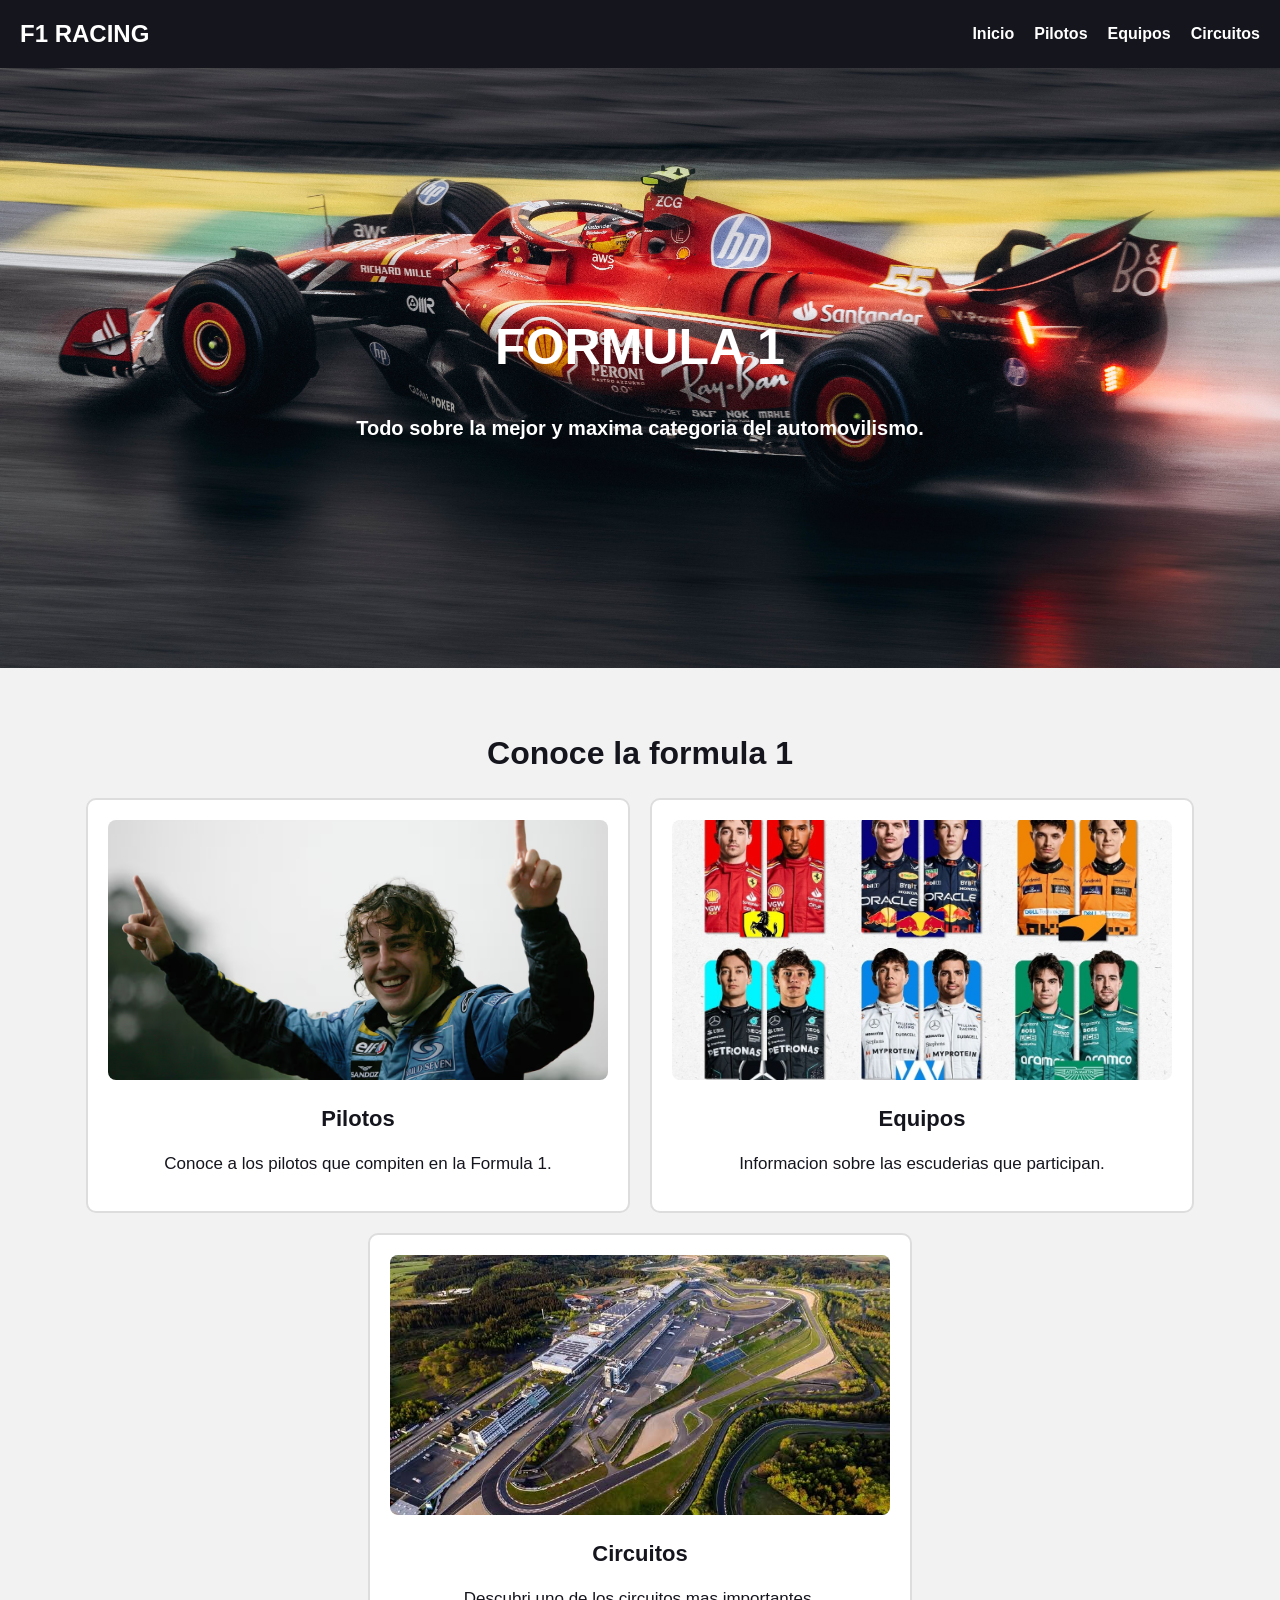
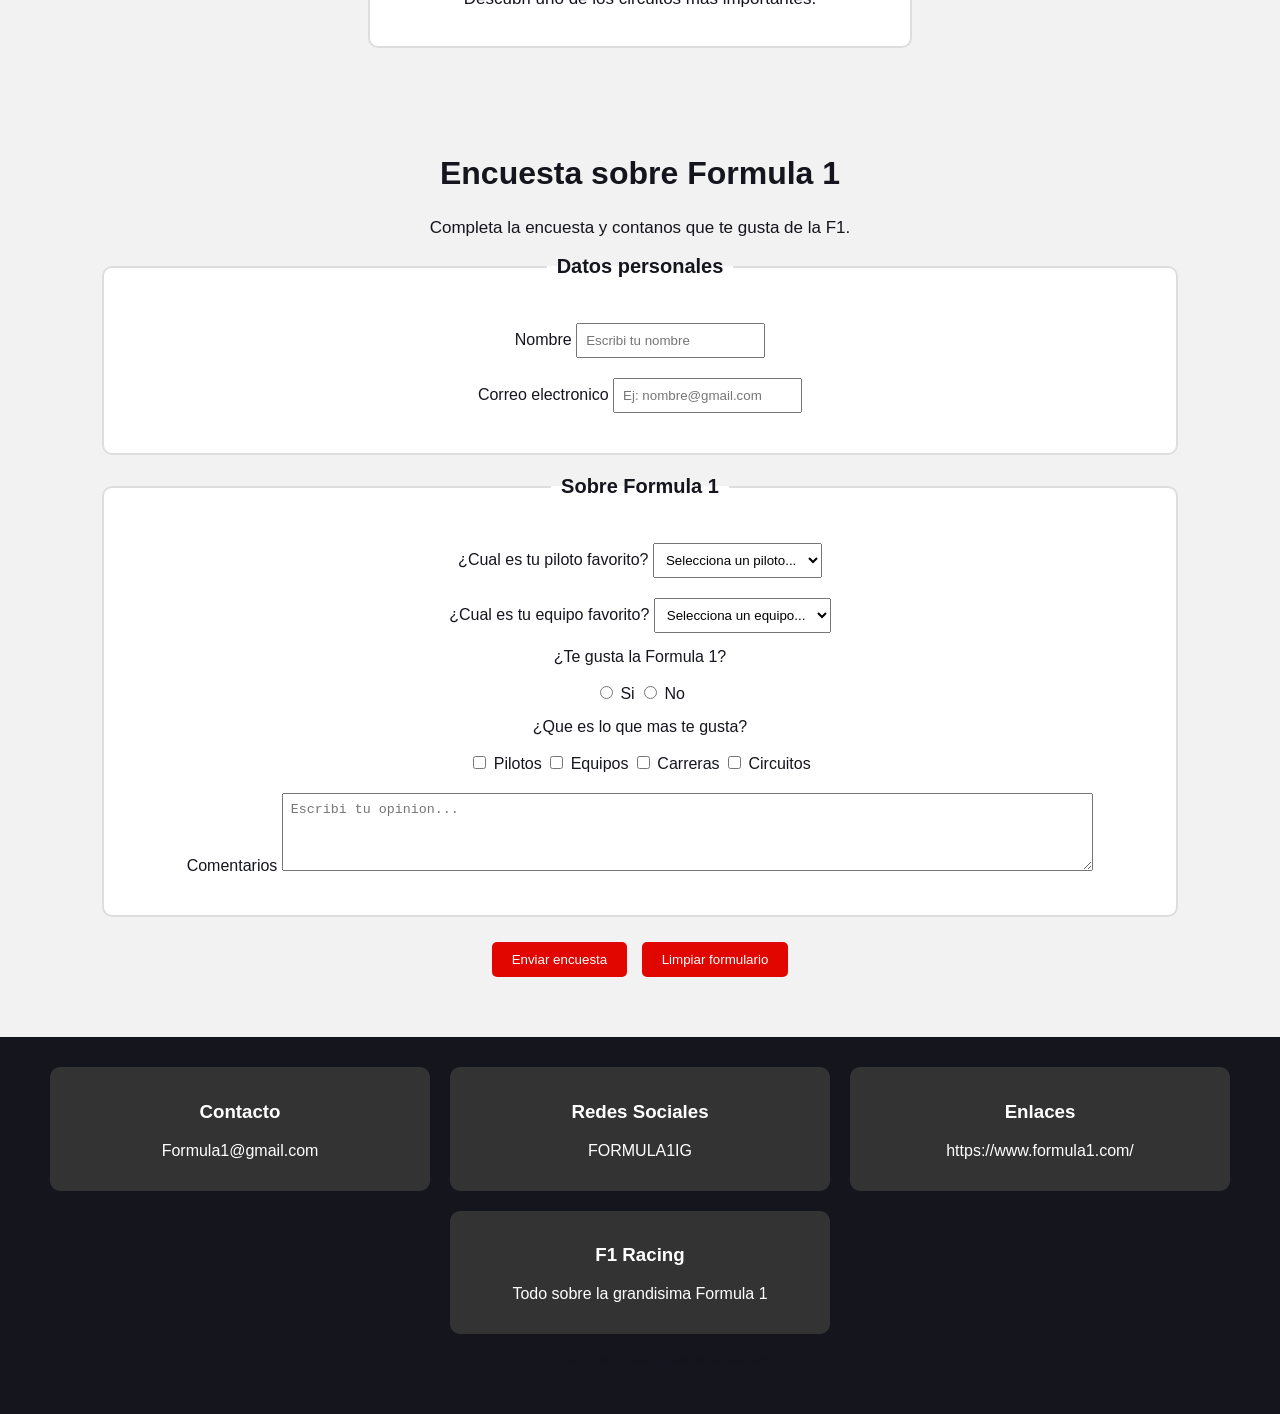
<file: index.html>
<!DOCTYPE html>
<html lang="es">
<head>
    <meta charset="UTF-8">
    <meta name="viewport" content="width=device-width, initial-scale=1.0">
    <title>F1 Racing</title>
    <link rel="stylesheet" href="styles.css">
</head>
<body>
    <header>

        <div class="logo"> F1 RACING</div>

        <nav>
            <a href="index.html">Inicio</a>
            <a href="pagina1.html">Pilotos</a>
            <a href="pagina2.html">Equipos</a>
            <a href="pagina3.html">Circuitos</a>

        </nav>

    </header>

    <main>

    <section class="banner inicio">

    <div class="texto">
        <h1>FORMULA 1</h1>
        <p>
            Todo sobre la mejor y maxima categoria del automovilismo.
        </p>
    </div>

    </section>

        <section class="contenido">

            <h2>Conoce la formula 1</h2>

            <div class="cajitas">

        <div class="caja">
             <img src="img/pilotos.avif" alt="Pilotos de Fórmula 1">

            <h3>Pilotos</h3>

            <p>
             Conoce a los pilotos que compiten en la Formula 1.
            </p>
         </div>

         <div class="caja">
        <img src="img/equipos.jpg" alt="Equipos de Fórmula 1">

         <h3>Equipos</h3>

        <p>
            Informacion sobre las escuderias que participan.
        </p>
        </div>

        <div class="caja">
        <img src="img/nurburgring.jpeg" alt="Circuito de Fórmula 1">

        <h3>Circuitos</h3>

         <p>
         Descubri uno de los circuitos mas importantes.
         </p>
        </div>
            </div>

        </section>

    <section class="formulario">

    <h2>Encuesta sobre Formula 1</h2>
    <p>Completa la encuesta y contanos que te gusta de la F1.</p>

    <form action="#" method="POST">

        <fieldset>
            <legend>Datos personales</legend>

            <div>
                <label for="nombre">Nombre</label>
                <input type="text" id="nombre" name="nombre" placeholder="Escribi tu nombre" required>
            </div>

            <div>
                <label for="email">Correo electronico</label>
                <input type="email" id="email" name="email" placeholder="Ej: nombre@gmail.com" required>
            </div>
        </fieldset>

        <fieldset>
            <legend>Sobre Formula 1</legend>

            <div>
                <label for="piloto">¿Cual es tu piloto favorito?</label>

                <select id="piloto" name="piloto">
                    <option value="">Selecciona un piloto...</option>
                    <option value="verstappen">Max Verstappen</option>
                    <option value="hamilton">Lewis Hamilton</option>
                    <option value="leclerc">Charles Leclerc</option>
                    <option value="norris">Lando Norris</option>
                    <option value="otro">Otro</option>
                </select>
            </div>

            <div>
                <label for="equipo">¿Cual es tu equipo favorito?</label>

                <select id="equipo" name="equipo">
                    <option value="">Selecciona un equipo...</option>
                    <option value="ferrari">Ferrari</option>
                    <option value="mclaren">McLaren</option>
                    <option value="mercedes">Mercedes</option>
                    <option value="redbull">Red Bull Racing</option>
                    <option value="otro">Otro</option>
                </select>
            </div>

            <div>
                <label>¿Te gusta la Formula 1?</label>

                <div>
                    <label>
                        <input type="radio" name="gusta" value="si">
                        Si
                    </label>

                    <label>
                        <input type="radio" name="gusta" value="no">
                        No
                    </label>
                </div>
            </div>

            <div>
                <label>¿Que es lo que mas te gusta?</label>

                <div>
                    <label>
                        <input type="checkbox" name="intereses" value="pilotos">
                        Pilotos
                    </label>

                    <label>
                        <input type="checkbox" name="intereses" value="equipos">
                        Equipos
                    </label>

                    <label>
                        <input type="checkbox" name="intereses" value="carreras">
                        Carreras
                    </label>

                    <label>
                        <input type="checkbox" name="intereses" value="circuitos">
                        Circuitos
                    </label>
                </div>
            </div>

            <div>
                <label for="comentarios">Comentarios</label>

                <textarea id="comentarios" name="comentarios" rows="4" placeholder="Escribi tu opinion..."></textarea>
            </div>

        </fieldset>

        <div>
            <button type="submit">Enviar encuesta</button>
            <button type="reset">Limpiar formulario</button>
        </div>

    </form>

    </section>

    </main>




    <footer>

    <div class="cajitas-footer">

        <div class="caja-footer">
            <h3>Contacto</h3>
            <p>Formula1@gmail.com</p>
        </div>

        <div class="caja-footer">
            <h3>Redes Sociales</h3>
            <p>FORMULA1IG</p>
        </div>

        <div class="caja-footer">
            <h3>Enlaces</h3>
            <p>https://www.formula1.com/</p>
        </div>

        <div class="caja-footer">
            <h3>F1 Racing</h3>
            <p>Todo sobre la grandisima Formula 1</p>
        </div>

    </div>

    <p>Página realizada con fines educativos.</p>

</footer>




</body>
</html>
</file>
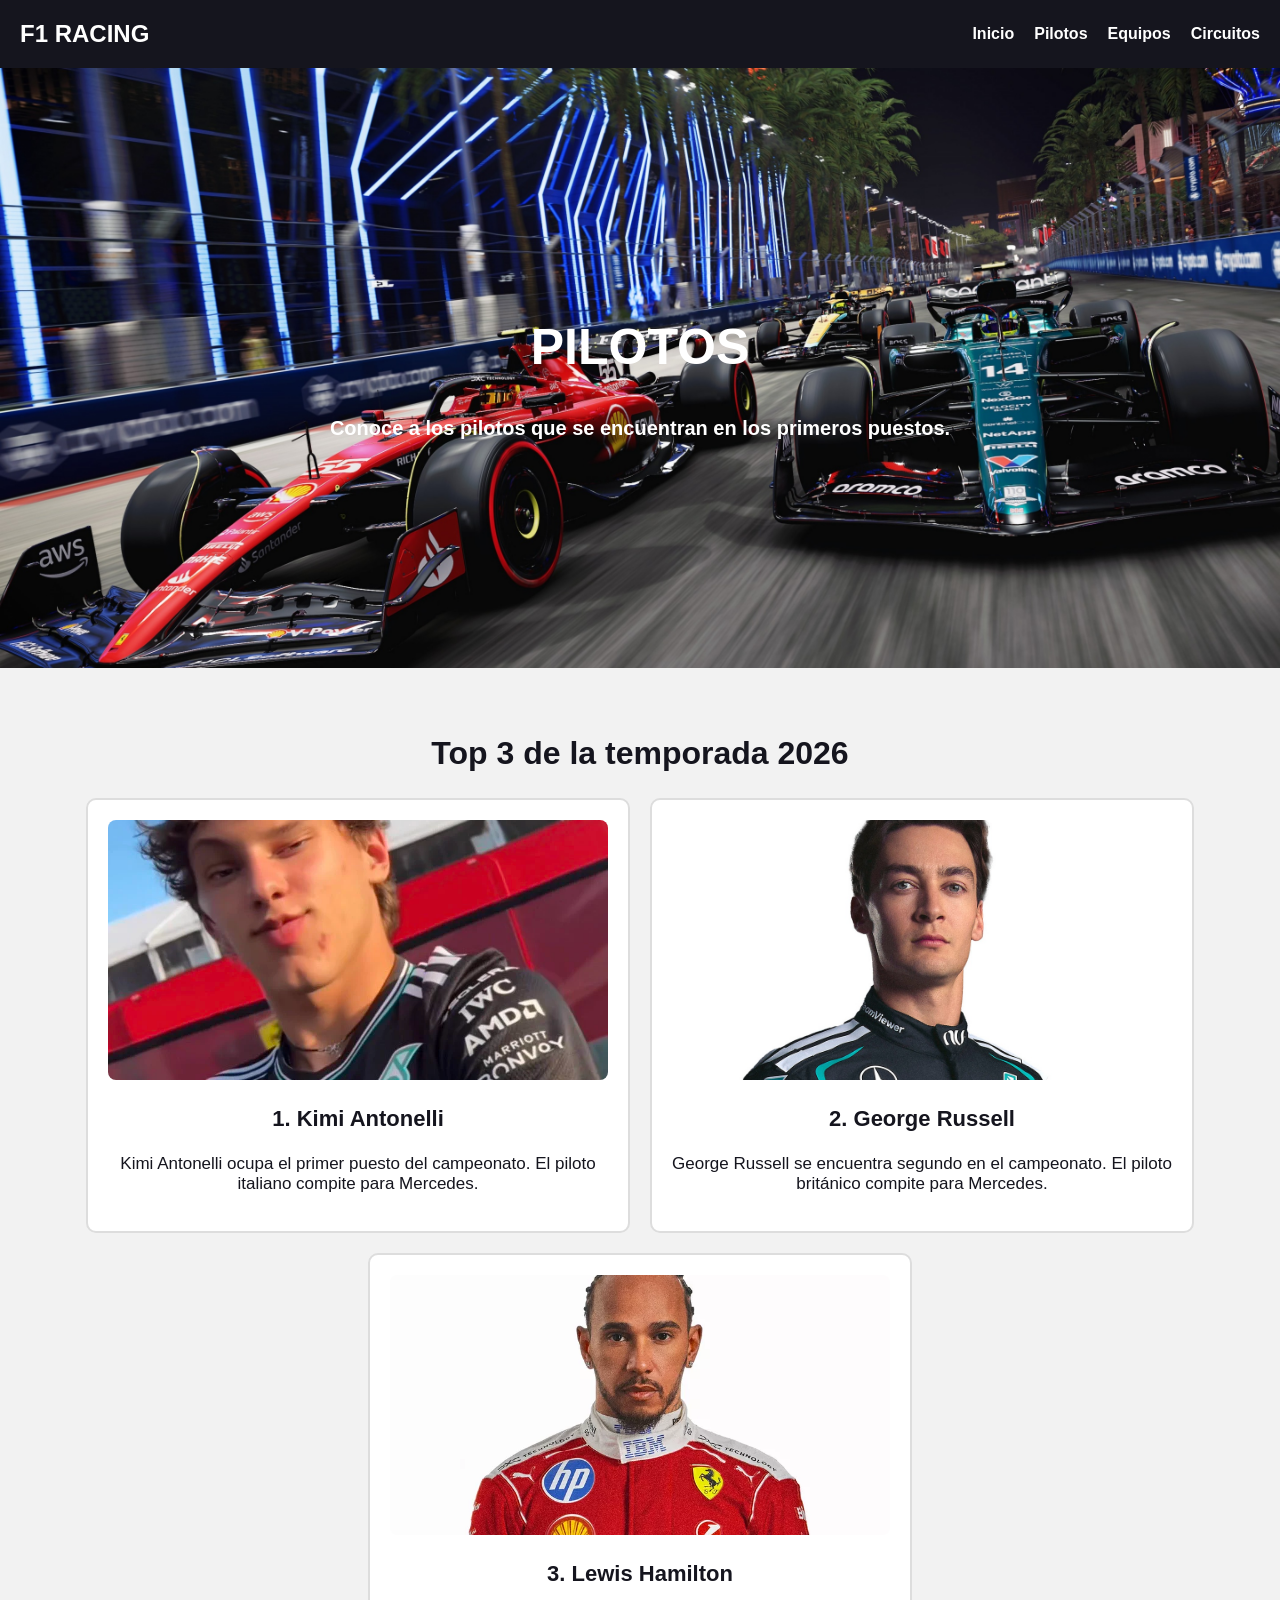
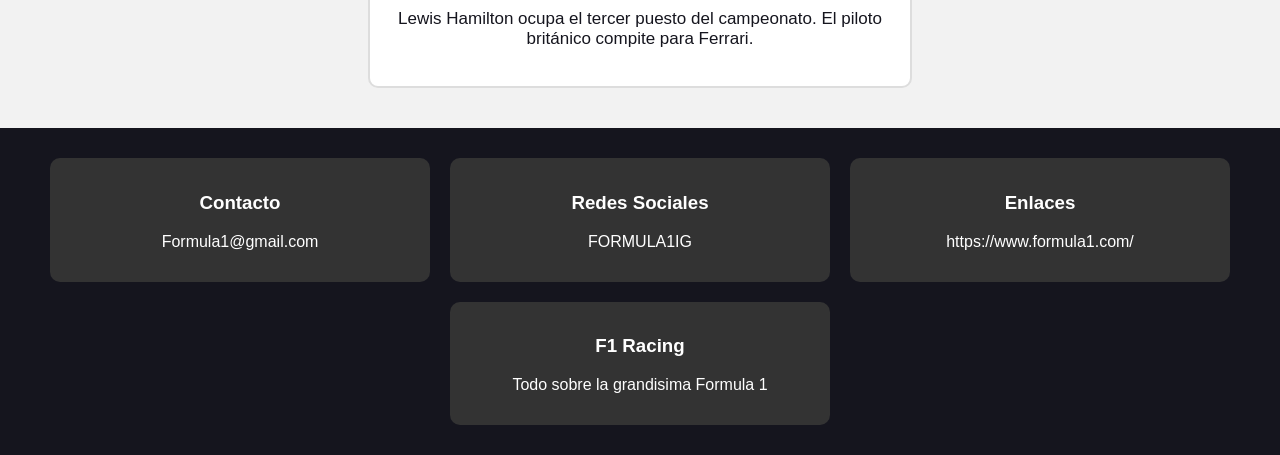
<file: pagina1.html>
<!DOCTYPE html>
<html lang="es">
<head>
    <meta charset="UTF-8">
    <meta name="viewport" content="width=device-width, initial-scale=1.0">
    <title>F1 Racing - Pilotos</title>
    <link rel="stylesheet" href="styles.css">
</head>

<body>

    <header>

        <div class="logo">F1 RACING</div>

        <nav>
            <a href="index.html">Inicio</a>
            <a href="pagina1.html">Pilotos</a>
            <a href="pagina2.html">Equipos</a>
            <a href="pagina3.html">Circuitos</a>
        </nav>

    </header>

    <main>

        <section class="banner pilotos">

            <div class="texto">
                <h1>PILOTOS</h1>
                <p>
                    Conoce a los pilotos que se encuentran en los primeros puestos.
                </p>
            </div>

        </section>

        <section class="contenido">

            <h2>Top 3 de la temporada 2026</h2>

            <div class="cajitas">

                <div class="caja">

                    <img src="img/antonelli.webp" alt="Kimi Antonelli">

                    <h3>1. Kimi Antonelli</h3>

                    <p>
                        Kimi Antonelli ocupa el primer puesto del campeonato.
                        El piloto italiano compite para Mercedes.
                    </p>

                </div>

                <div class="caja">

                    <img src="img/russell.jpg" alt="George Russell">

                    <h3>2. George Russell</h3>

                    <p>
                        George Russell se encuentra segundo en el campeonato.
                        El piloto británico compite para Mercedes.
                    </p>

                </div>

                <div class="caja">

                    <img src="img/lewishamilton.webp" alt="Lewis Hamilton">

                    <h3>3. Lewis Hamilton</h3>

                    <p>
                        Lewis Hamilton ocupa el tercer puesto del campeonato.
                        El piloto británico compite para Ferrari.
                    </p>

                </div>

            </div>

        </section>

    </main>

    <footer>

        <div class="cajitas-footer">

            <div class="caja-footer">
                <h3>Contacto</h3>
                <p>Formula1@gmail.com</p>
            </div>

            <div class="caja-footer">
                <h3>Redes Sociales</h3>
                <p>FORMULA1IG</p>
            </div>

            <div class="caja-footer">
                <h3>Enlaces</h3>
                <p>https://www.formula1.com/</p>
            </div>

            <div class="caja-footer">
                <h3>F1 Racing</h3>
                <p>Todo sobre la grandisima Formula 1</p>
            </div>

        </div>



    </footer>

</body>
</html>
</file>
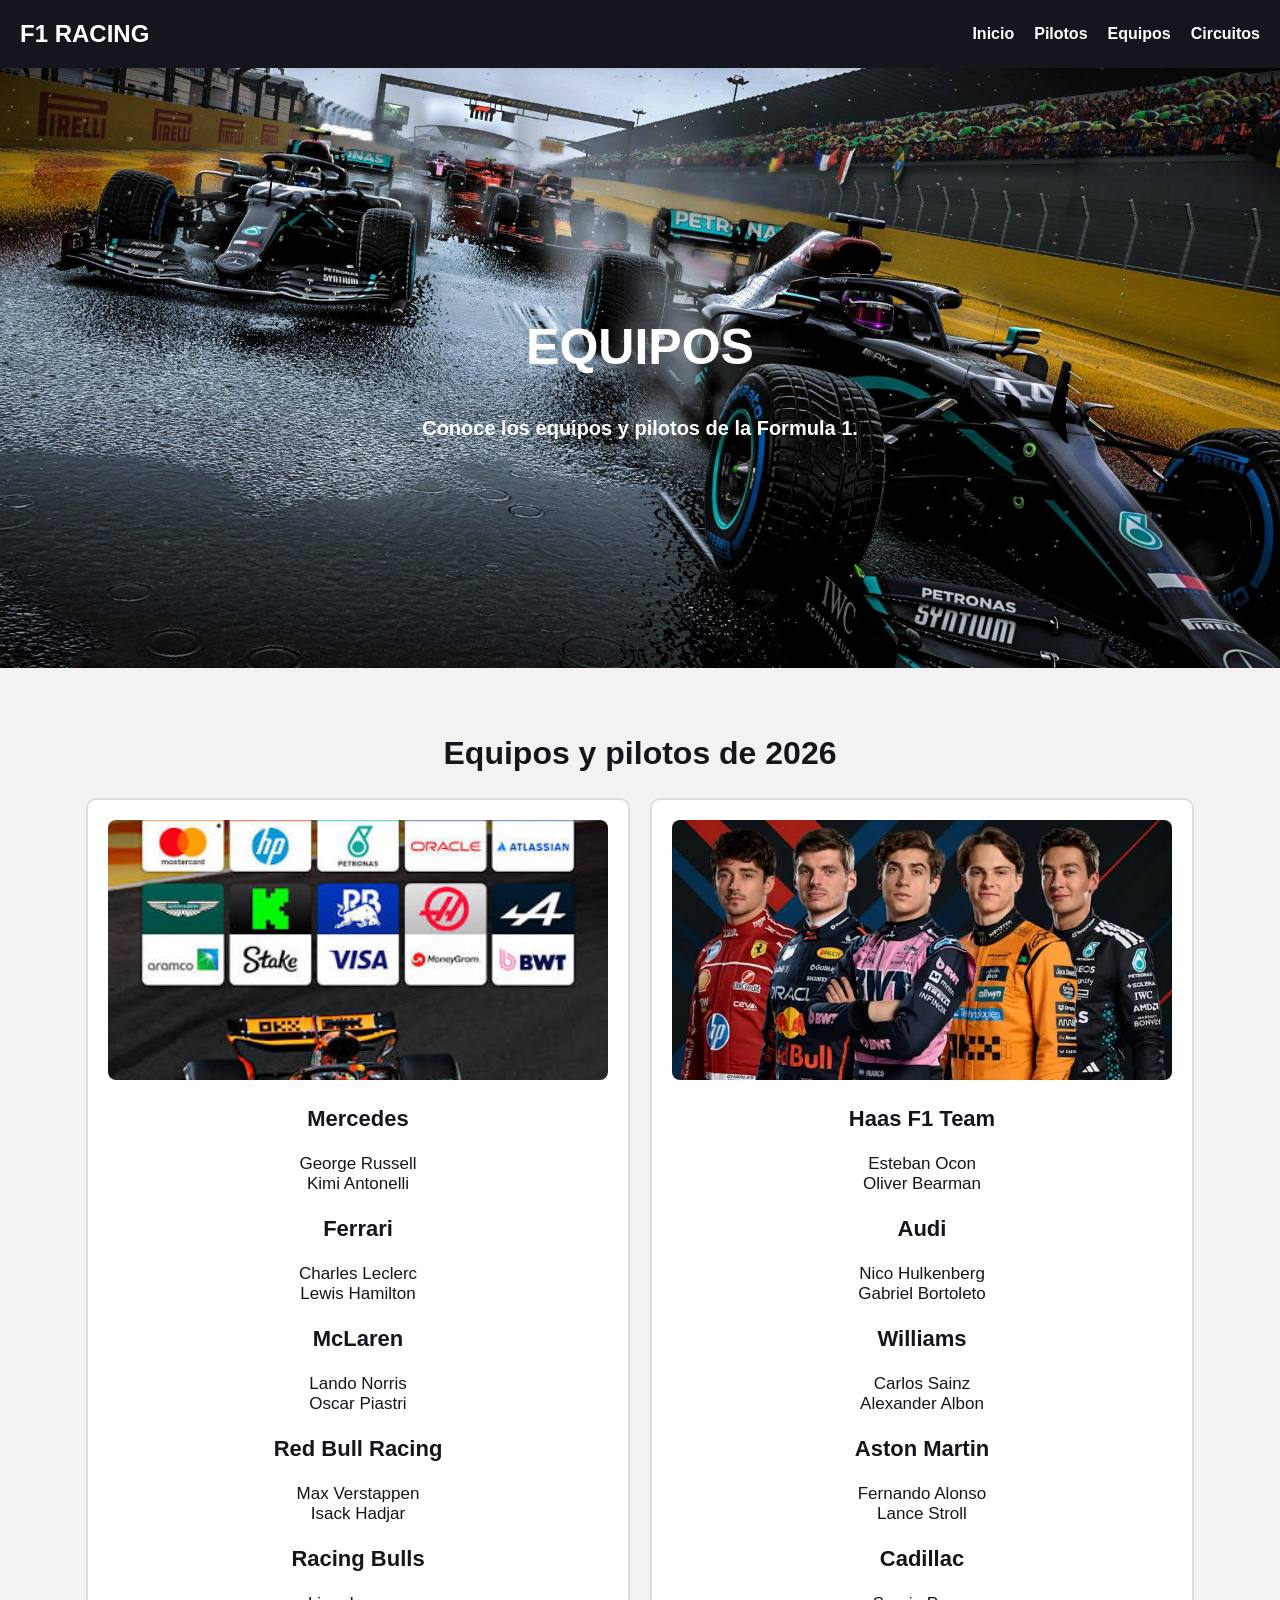
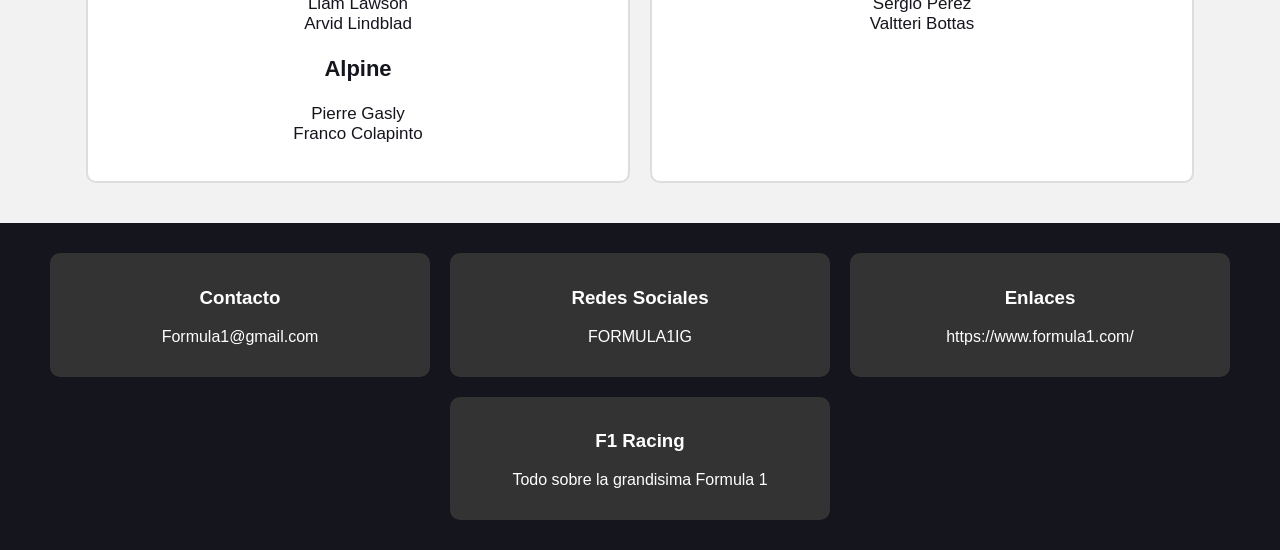
<file: pagina2.html>
<!DOCTYPE html>
<html lang="es">
<head>
    <meta charset="UTF-8">
    <meta name="viewport" content="width=device-width, initial-scale=1.0">
    <title>F1 Racing - Equipos</title>
    <link rel="stylesheet" href="styles.css">
</head>

<body>

    <header>

        <div class="logo">F1 RACING</div>

        <nav>
            <a href="index.html">Inicio</a>
            <a href="pagina1.html">Pilotos</a>
            <a href="pagina2.html">Equipos</a>
            <a href="pagina3.html">Circuitos</a>
    
    </header>

    <main>

        <section class="banner equipos">

            <div class="texto">
                <h1>EQUIPOS</h1>
                <p>
                    Conoce los equipos y pilotos de la Formula 1.
                </p>
            </div>

        </section>

        <section class="contenido">

            <h2>Equipos y pilotos de 2026</h2>

            <div class="cajitas">

                <div class="caja">

                    <img src="img/equipos2.jpeg" alt="Equipos de Formula 1">

                    <h3>Mercedes</h3>

                    <p>
                        George Russell<br>
                        Kimi Antonelli
                    </p>

                    <h3>Ferrari</h3>

                    <p>
                        Charles Leclerc<br>
                        Lewis Hamilton
                    </p>

                    <h3>McLaren</h3>

                    <p>
                        Lando Norris<br>
                        Oscar Piastri
                    </p>

                    <h3>Red Bull Racing</h3>

                    <p>
                        Max Verstappen<br>
                        Isack Hadjar
                    </p>

                    <h3>Racing Bulls</h3>

                    <p>
                        Liam Lawson<br>
                        Arvid Lindblad
                    </p>

                    <h3>Alpine</h3>

                    <p>
                        Pierre Gasly<br>
                        Franco Colapinto
                    </p>

                </div>

                <div class="caja">

                    <img src="img/equipos3.jpeg" alt="Formula 1">

                    <h3>Haas F1 Team</h3>

                    <p>
                        Esteban Ocon<br>
                        Oliver Bearman
                    </p>

                    <h3>Audi</h3>

                    <p>
                        Nico Hulkenberg<br>
                        Gabriel Bortoleto
                    </p>

                    <h3>Williams</h3>

                    <p>
                        Carlos Sainz<br>
                        Alexander Albon
                    </p>

                    <h3>Aston Martin</h3>

                    <p>
                        Fernando Alonso<br>
                        Lance Stroll
                    </p>

                    <h3>Cadillac</h3>

                    <p>
                        Sergio Perez<br>
                        Valtteri Bottas
                    </p>

                </div>

            </div>

        </section>

    </main>

    <footer>

        <div class="cajitas-footer">

            <div class="caja-footer">
                <h3>Contacto</h3>
                <p>Formula1@gmail.com</p>
            </div>

            <div class="caja-footer">
                <h3>Redes Sociales</h3>
                <p>FORMULA1IG</p>
            </div>

            <div class="caja-footer">
                <h3>Enlaces</h3>
                <p>https://www.formula1.com/</p>
            </div>

            <div class="caja-footer">
                <h3>F1 Racing</h3>
                <p>Todo sobre la grandisima Formula 1</p>
            </div>

        </div>

    </footer>

</body>
</html>
</file>
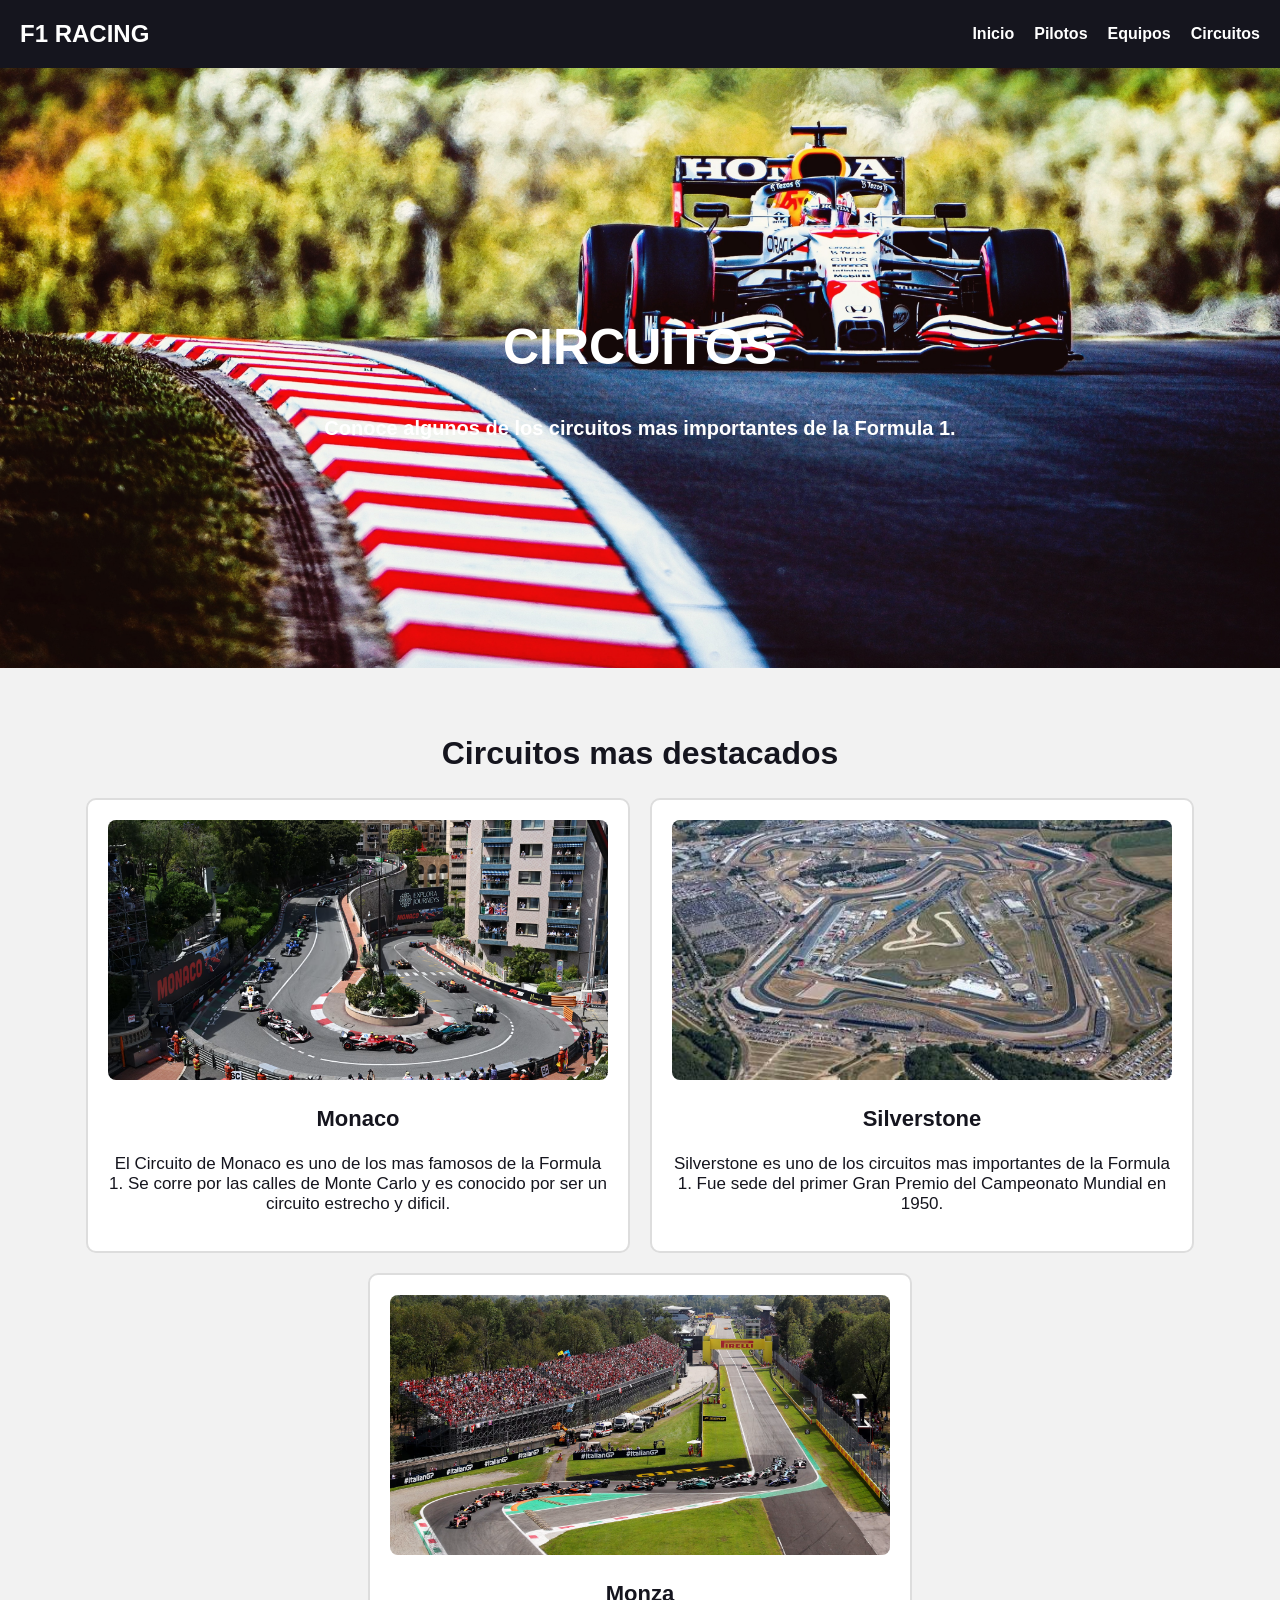
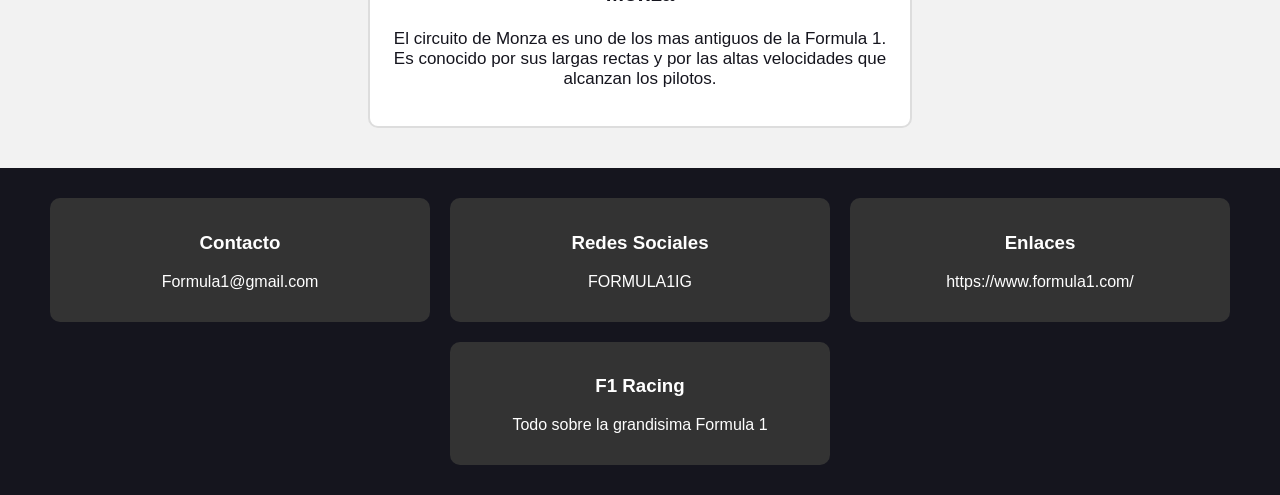
<file: pagina3.html>
<!DOCTYPE html>
<html lang="es">
<head>
    <meta charset="UTF-8">
    <meta name="viewport" content="width=device-width, initial-scale=1.0">
    <title>F1 Racing - Circuitos</title>
    <link rel="stylesheet" href="styles.css">
</head>

<body>

    <header>

        <div class="logo">F1 RACING</div>

        <nav>
            <a href="index.html">Inicio</a>
            <a href="pagina1.html">Pilotos</a>
            <a href="pagina2.html">Equipos</a>
            <a href="pagina3.html">Circuitos</a>
        </nav>

    </header>

    <main>

        <section class="banner circuitos">

            <div class="texto">
                <h1>CIRCUITOS</h1>
                <p>
                    Conoce algunos de los circuitos mas importantes de la Formula 1.
                </p>
            </div>

        </section>

        <section class="contenido">

            <h2>Circuitos mas destacados</h2>

            <div class="cajitas">

                <div class="caja">

                    <img src="img/monaco.avif" alt="Circuito de Monaco">

                    <h3>Monaco</h3>

                    <p>
                        El Circuito de Monaco es uno de los mas famosos de la
                        Formula 1. Se corre por las calles de Monte Carlo y
                        es conocido por ser un circuito estrecho y dificil.
                    </p>

                </div>

                <div class="caja">

                    <img src="img/silverstone.jpeg" alt="Circuito de Silverstone">

                    <h3>Silverstone</h3>

                    <p>
                        Silverstone es uno de los circuitos mas importantes
                        de la Formula 1. Fue sede del primer Gran Premio del
                        Campeonato Mundial en 1950.
                    </p>

                </div>

                <div class="caja">

                    <img src="img/monza.avif" alt="Circuito de Monza">

                    <h3>Monza</h3>

                    <p>
                        El circuito de Monza es uno de los mas antiguos de la
                        Formula 1. Es conocido por sus largas rectas y por
                        las altas velocidades que alcanzan los pilotos.
                    </p>

                </div>

            </div>

        </section>

    </main>

    <footer>

        <div class="cajitas-footer">

            <div class="caja-footer">
                <h3>Contacto</h3>
                <p>Formula1@gmail.com</p>
            </div>

            <div class="caja-footer">
                <h3>Redes Sociales</h3>
                <p>FORMULA1IG</p>
            </div>

            <div class="caja-footer">
                <h3>Enlaces</h3>
                <p>https://www.formula1.com/</p>
            </div>

            <div class="caja-footer">
                <h3>F1 Racing</h3>
                <p>Todo sobre la grandisima Formula 1</p>
            </div>

        </div>

    </footer>

</body>
</html>
</file>
<file: styles.css>
body {
    margin: 0;
    font-family: Arial, sans-serif;
    background-color: #f2f2f2;
    color: #15151E;
}

header {
    background-color: #15151E;
    padding: 20px;
    display: flex;
    justify-content: space-between;
    align-items: center;
}

.logo {
    color: white;
    font-size: 24px;
    font-weight: bold;
}


nav {
    display: flex;
    gap: 20px;
}

nav a {
    color: white;
    text-decoration: none;
    font-weight: bold;
}

nav a:hover {
    color: #E10600;
}

.banner {
    height: 600px;
    background-size: cover;
    background-position: center;
    display: flex;
    justify-content: center;
    align-items: center;
    text-align: center;
    color: white;
}

.inicio {
    background-image: url("img/fotobanner.jpg");
}

.pilotos {
    background-image: url("img/banner2.jpg");
}

.equipos {
    background-image: url("img/banner3.jpg");
}

.circuitos {
    background-image: url("img/banner4.jpg");
}


.texto {
    width: 50%;
}

.texto h1 {
    font-size: 50px;
    font-weight: bold;
}

.texto p {
    font-size: 20px;
    font-weight: bold;
}

.contenido {
    padding: 40px;
    text-align: center;
}

.contenido h2 {
    font-size: 32px;
    font-weight: bold;
}

.cajitas {
    display: flex;
    justify-content: center;
    gap: 20px;
    flex-wrap: wrap;
}

.caja {
    width: 500px;
    padding: 20px;
    background-color: white;
    border-radius: 10px;
    border: 2px solid #dddddd;
}

.caja h3 {
    font-size: 22px;
    font-weight: bold;
}

.caja p {
    font-size: 17px;
}

.caja img {
    width: 100%;
    height: 260px;
    object-fit: cover;
    border-radius: 8px;
}

.caja:hover {
    border-color: #E10600;
}

footer {
    background-color: #15151E;
    padding: 30px;
    text-align: center;
}

.cajitas-footer {
    display: flex;
    justify-content: center;
    gap: 20px;
    flex-wrap: wrap;
}

.caja-footer {
    width: 350px;
    padding: 15px;
    background-color: #333333;
    border-radius: 10px;
    color: white;
}

.texto-footer {
    color: white;
    margin-top: 25px;
}

.formulario {
    padding: 40px;
    text-align: center;
}

.formulario h2 {
    font-size: 32px;
    font-weight: bold;
}

.formulario p {
    font-size: 17px;
}

.formulario form {
    width: 90%;
    margin: auto;
}

.formulario fieldset {
    margin-bottom: 20px;
    padding: 25px;
    background-color: white;
    border: 2px solid #dddddd;
    border-radius: 10px;
}

.formulario legend {
    font-size: 20px;
    font-weight: bold;
    padding: 0 10px;
}

.formulario div {
    margin: 15px;
}

.formulario input,
.formulario select,
.formulario textarea {
    padding: 8px;
    margin-top: 5px;
}

.formulario textarea {
    width: 80%;
}

.formulario button {
    padding: 10px 20px;
    margin: 5px;
    background-color: #E10600;
    color: white;
    border: none;
    border-radius: 5px;
}

.formulario button:hover {
    background-color: #15151E;
}
</file>
